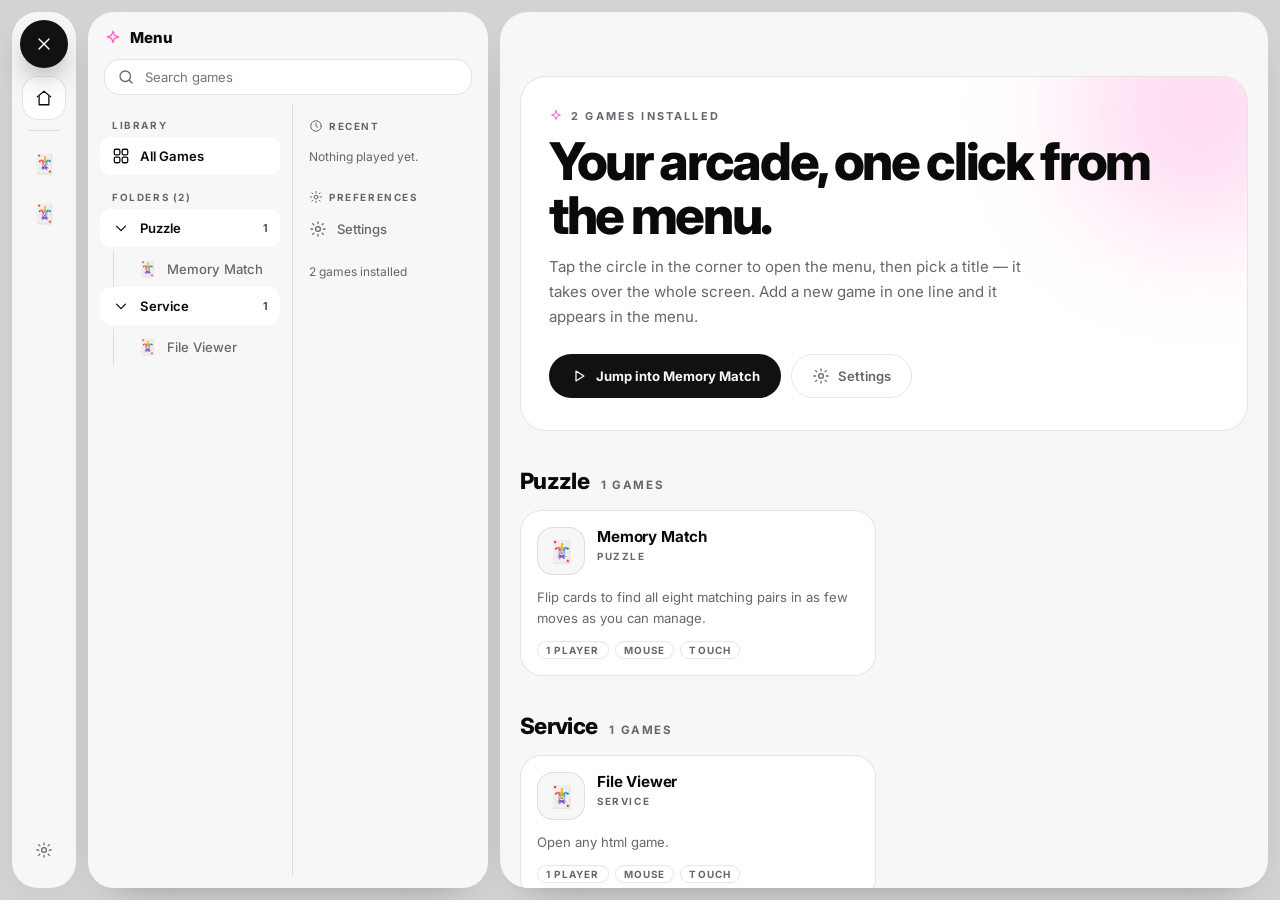
<file: index.html>
<!DOCTYPE html>
<html lang="en" data-theme="light">
<head>
<meta charset="utf-8" />
<meta name="viewport" content="width=device-width, initial-scale=1, viewport-fit=cover" />
<title>NEXUS · Game Hub</title>
<meta name="description" content="A static game hub with a Roblox-style circular menu button, collapsible sidebar, full-screen game player, dark mode and a one-line game registry." />
<meta name="theme-color" content="#d1d3d4" />
<link rel="preconnect" href="https://fonts.googleapis.com" />
<link rel="preconnect" href="https://fonts.gstatic.com" crossorigin />
<link href="https://fonts.googleapis.com/css2?family=Inter:wght@400;500;600;700;800;900&display=swap" rel="stylesheet" />
<link rel="stylesheet" href="style.css" />
<script>
  /* Apply the saved theme before paint so there is no flash. */
  (function () {
    try {
      var saved = JSON.parse(localStorage.getItem('nexus.settings') || '{}');
      var mode = saved.theme || 'system';
      var dark = mode === 'dark' || (mode === 'system' && window.matchMedia('(prefers-color-scheme: dark)').matches);
      document.documentElement.dataset.theme = dark ? 'dark' : 'light';
      var scales = { compact: 0.94, comfortable: 1, large: 1.08 };
      if (saved.scale) document.documentElement.style.setProperty('--ui-scale', String(scales[saved.scale] || 1));
      var accents = { pink: '#ff5fc0', cyan: '#00f0ff', violet: '#7c5cff', lime: '#34d399' };
      if (saved.accent && accents[saved.accent]) document.documentElement.style.setProperty('--brand', accents[saved.accent]);
    } catch (err) { /* first visit */ }
  })();
</script>
</head>
<body>
  <div class="shell" id="shell" data-side="left">
    <aside class="panel-wrap" id="panelWrap" hidden>
      <div class="rail" id="rail"></div>
      <div class="panel" id="panel"></div>
    </aside>
    <main class="stage" id="stage"></main>
  </div>

  <button type="button" class="menu-toggle" id="menuToggle" aria-label="Open menu" aria-expanded="false"></button>
  <button type="button" class="scrim" id="scrim" hidden aria-label="Close menu"></button>

  <script src="config.js"></script>
  <script src="games.js"></script>
  <script src="app.js"></script>
</body>
</html>
</file>
<file: style.css>
/* ------------------------------------------------------------------
   NEXUS Game Hub — standalone stylesheet
   Edit the tokens below to reskin the whole hub.
------------------------------------------------------------------ */

:root {
  --background: #d1d3d4;
  --card: #f7f7f7;
  --secondary: #ffffff;
  --glass: rgba(247, 247, 247, 0.86);
  --fg: #0a0a0b;
  --muted: #666670;
  --border: rgba(0, 0, 0, 0.10);
  --hover: rgba(0, 0, 0, 0.06);
  --primary: #111114;
  --primary-fg: #f8f8f9;
  --brand: #ff5fc0;
  --glow: #ff5fc0;
  --shadow: 0 18px 40px -28px rgba(0, 0, 0, 0.45);
  --ui-scale: 1;
  --rail-w: 64px;
  --panel-w: 400px;
  --radius-lg: 28px;
  --radius-md: 26px;
  --radius-sm: 16px;
}

html[data-theme='dark'] {
  --background: #0b0b0d;
  --card: #141418;
  --secondary: #1c1c22;
  --glass: rgba(20, 20, 24, 0.86);
  --fg: #f2f2f3;
  --muted: #8b8b94;
  --border: rgba(255, 255, 255, 0.11);
  --hover: rgba(255, 255, 255, 0.07);
  --primary: #ffffff;
  --primary-fg: #0b0b0d;
  --shadow: 0 18px 40px -22px rgba(0, 0, 0, 0.75);
  color-scheme: dark;
}

*, *::before, *::after { box-sizing: border-box; }

html {
  font-size: calc(16px * var(--ui-scale));
  -webkit-text-size-adjust: 100%;
  -webkit-tap-highlight-color: transparent;
}

body {
  margin: 0;
  height: 100vh;
  height: 100dvh;
  overflow: hidden;
  background: var(--background);
  color: var(--fg);
  font-family: 'Inter', -apple-system, BlinkMacSystemFont, 'Segoe UI', Roboto, sans-serif;
  -webkit-font-smoothing: antialiased;
}

html[data-motion='off'] *,
html[data-motion='off'] *::before,
html[data-motion='off'] *::after {
  animation-duration: 0.001ms !important;
  transition-duration: 0.001ms !important;
}

::-webkit-scrollbar { width: 10px; height: 10px; }
::-webkit-scrollbar-track { background: transparent; }
::-webkit-scrollbar-thumb {
  background: var(--muted);
  border-radius: 999px;
  border: 3px solid transparent;
  background-clip: content-box;
}

.ico { width: 18px; height: 18px; flex: 0 0 auto; }
.ico.brand { color: var(--brand); }
.ico.sm { width: 14px; height: 14px; }

/* --------------------------------------------------------- the circle */

.menu-toggle {
  position: fixed;
  left: 20px; top: 20px;
  width: 48px; height: 48px;
  z-index: 70;
  display: grid; place-items: center;
  padding: 0; border: 0; border-radius: 999px;
  background: var(--primary); color: var(--primary-fg);
  box-shadow: 0 14px 30px -12px rgba(0, 0, 0, 0.7);
  cursor: pointer; text-decoration: none;
  transition: transform 0.2s ease;
}
.menu-toggle:hover { transform: scale(1.06); }
.menu-toggle .ico { width: 20px; height: 20px; }

/* ---------------------------------------------------------------- shell */

.shell { display: flex; gap: 12px; height: 100%; padding: 12px; }
.shell[data-side='right'] { flex-direction: row-reverse; }

/* ------------------------------------------------------- rail + panel */

.panel-wrap { display: flex; flex: 0 0 auto; gap: 12px; z-index: 30; }
.panel-wrap[hidden] { display: none; }

.rail {
  width: var(--rail-w);
  flex: 0 0 var(--rail-w);
  display: flex;
  flex-direction: column;
  align-items: center;
  gap: 6px;
  padding: 64px 0 16px;
  overflow-y: auto;
  background: var(--card);
  border-radius: var(--radius-md);
  box-shadow: var(--shadow);
}

.rail-btn {
  position: relative;
  width: 44px; height: 44px; flex: 0 0 44px;
  display: grid; place-items: center;
  border: 1px solid transparent;
  border-radius: var(--radius-sm);
  background: none; color: var(--muted);
  font-size: 1.15rem; line-height: 1;
  cursor: pointer; text-decoration: none;
  transition: background 0.16s ease, color 0.16s ease, border-color 0.16s ease;
}
.rail-btn:hover { color: var(--fg); border-color: var(--border); }
.rail-btn.is-on { background: var(--secondary); border-color: var(--border); color: var(--fg); }
.rail-rule { width: 32px; height: 1px; flex: 0 0 1px; margin: 4px 0; background: var(--border); }
.rail-spacer { margin-top: auto; min-height: 2px; }

.panel {
  flex: 0 0 var(--panel-w);
  width: var(--panel-w);
  display: flex; flex-direction: column;
  background: var(--card);
  border-radius: var(--radius-md);
  box-shadow: var(--shadow);
  overflow: hidden;
}

.panel-head { display: flex; align-items: center; gap: 8px; padding: 16px 16px 0; }
.panel-head h2 { margin: 0; font-size: 0.94rem; font-weight: 800; letter-spacing: -0.01em; }

.panel-search { padding: 12px 16px 0; }
.panel-search label {
  display: flex; align-items: center; gap: 8px;
  padding: 8px 12px;
  background: var(--secondary);
  border: 1px solid var(--border);
  border-radius: var(--radius-sm);
  color: var(--muted);
}
.panel-search input {
  width: 100%; border: 0; background: none; outline: none;
  color: var(--fg); font: inherit; font-size: 0.82rem;
}

.panel-cols {
  flex: 1; min-height: 0;
  display: grid; grid-template-columns: 1fr 1fr; gap: 8px;
  padding: 8px 8px 12px;
}
.col { min-height: 0; overflow-y: auto; padding: 0 4px; }
.col + .col { border-left: 1px solid var(--border); }

.group-label {
  display: flex; align-items: center; gap: 6px;
  margin: 16px 0 6px; padding: 0 12px;
  font-size: 0.62rem; font-weight: 700;
  letter-spacing: 0.16em; text-transform: uppercase;
  color: var(--muted);
}

.row {
  display: flex; align-items: center; gap: 10px;
  width: 100%; padding: 10px 12px;
  border: 0; border-radius: 12px;
  background: none; color: var(--muted);
  font-family: inherit; font-size: 0.82rem; font-weight: 500;
  text-align: left; text-decoration: none; cursor: pointer;
  transition: background 0.16s ease, color 0.16s ease;
}
.row:hover { background: var(--hover); color: var(--fg); }
.row.is-on { background: var(--secondary); color: var(--fg); font-weight: 600; }
.row .lbl { flex: 1; min-width: 0; overflow: hidden; text-overflow: ellipsis; white-space: nowrap; }
.row .emoji { font-size: 0.95rem; line-height: 1; }
.row .count { font-size: 0.68rem; font-weight: 600; opacity: 0.8; }

.sub {
  display: flex; flex-direction: column; gap: 2px;
  margin: 4px 0 0 13px; padding-left: 12px;
  border-left: 1px solid var(--border);
}

.empty { margin: 6px 0; padding: 8px 12px; font-size: 0.75rem; line-height: 1.6; color: var(--muted); }

/* ---------------------------------------------------------------- stage */

.stage {
  position: relative;
  flex: 1; min-width: 0;
  overflow: hidden;
  background: var(--card);
  border-radius: var(--radius-lg);
  box-shadow: var(--shadow);
}
.scroll { height: 100%; overflow-y: auto; }
.wrap { max-width: 1200px; margin: 0 auto; padding: 64px 20px 64px; }

/* ----------------------------------------------------------- home / hero */

.hero {
  position: relative; overflow: hidden;
  padding: 32px 28px;
  background: var(--secondary);
  border: 1px solid var(--border);
  border-radius: var(--radius-md);
}
.hero-glow {
  position: absolute; top: -96px; right: -80px;
  width: 256px; height: 256px; border-radius: 999px;
  background: var(--brand); opacity: 0.22; filter: blur(60px);
  pointer-events: none;
}
.hero-inner { position: relative; }
.eyebrow {
  display: flex; align-items: center; gap: 8px; margin: 0;
  font-size: 0.68rem; font-weight: 700;
  letter-spacing: 0.2em; text-transform: uppercase; color: var(--muted);
}
.hero h1 {
  margin: 12px 0 0; max-width: 18ch;
  font-size: clamp(1.85rem, 5vw, 3.25rem);
  font-weight: 800; line-height: 1.04; letter-spacing: -0.045em;
}
.lede { margin: 12px 0 0; max-width: 54ch; font-size: 0.94rem; line-height: 1.65; color: var(--muted); }
.hero-actions { display: flex; flex-wrap: wrap; gap: 10px; margin-top: 24px; }

.btn-primary, .btn-ghost {
  display: inline-flex; align-items: center; gap: 8px;
  padding: 12px 20px;
  border: 1px solid transparent; border-radius: 999px;
  font-family: inherit; font-size: 0.82rem; font-weight: 700;
  text-decoration: none; cursor: pointer;
  transition: transform 0.16s ease, border-color 0.16s ease, color 0.16s ease;
}
.btn-primary { background: var(--primary); color: var(--primary-fg); }
.btn-primary:hover { transform: translateY(-1px); }
.btn-ghost { background: none; border-color: var(--border); color: var(--muted); font-weight: 600; }
.btn-ghost:hover { border-color: var(--fg); color: var(--fg); }

.block { margin-top: 36px; }
.block-head { display: flex; flex-wrap: wrap; align-items: baseline; gap: 12px; }
.block-head h2 { display: flex; align-items: center; gap: 8px; margin: 0; font-size: 1.4rem; font-weight: 800; letter-spacing: -0.03em; }
.block-count { font-size: 0.72rem; font-weight: 700; letter-spacing: 0.14em; text-transform: uppercase; color: var(--muted); }

.cards { display: grid; gap: 16px; margin-top: 16px; grid-template-columns: repeat(auto-fill, minmax(260px, 1fr)); }

.card {
  display: flex; flex-direction: column;
  padding: 16px;
  background: var(--secondary);
  border: 1px solid var(--border);
  border-radius: 22px;
  text-decoration: none; color: inherit;
  transition: transform 0.2s ease, border-color 0.2s ease, box-shadow 0.2s ease;
}
.card:hover {
  transform: translateY(-4px);
  border-color: var(--glow);
  box-shadow: 0 22px 40px -24px var(--glow);
}
.card-top { display: flex; align-items: flex-start; gap: 12px; }
.card-icon {
  width: 48px; height: 48px; flex: 0 0 48px;
  display: grid; place-items: center;
  background: var(--card);
  border: 1px solid var(--border);
  border-radius: var(--radius-sm);
  font-size: 1.35rem;
}
.card-title { flex: 1; min-width: 0; }
.card-title h3 {
  margin: 0; font-size: 0.95rem; font-weight: 700; letter-spacing: -0.01em;
  overflow: hidden; text-overflow: ellipsis; white-space: nowrap;
}
.card-title p {
  margin: 4px 0 0; font-size: 0.62rem; font-weight: 700;
  letter-spacing: 0.16em; text-transform: uppercase; color: var(--muted);
}
.card-play {
  width: 36px; height: 36px; flex: 0 0 36px;
  display: grid; place-items: center;
  border-radius: 999px; background: var(--primary); color: var(--primary-fg);
  opacity: 0; transition: opacity 0.18s ease;
}
.card:hover .card-play { opacity: 1; }
.card-desc { margin: 12px 0 0; font-size: 0.82rem; line-height: 1.6; color: var(--muted); }
.tags { display: flex; flex-wrap: wrap; gap: 6px; margin-top: 12px; }
.tag {
  padding: 2px 8px;
  border: 1px solid var(--border); border-radius: 999px;
  font-size: 0.62rem; font-weight: 700;
  letter-spacing: 0.12em; text-transform: uppercase; color: var(--muted);
}

/* ------------------------------------------------------- game: immersive */

.game { position: relative; height: 100%; }
.game iframe {
  position: absolute; inset: 0;
  width: 100%; height: 100%;
  border: 0; background: var(--card);
}

.game-bar {
  position: absolute; left: 68px; right: 12px; top: 12px;
  z-index: 20;
  display: flex; align-items: center; gap: 8px;
  min-width: 0;
}
.game-pill {
  display: flex; align-items: center; gap: 10px;
  min-width: 0;
  padding: 7px 14px;
  background: var(--glass);
  border: 1px solid var(--border);
  border-radius: 999px;
  backdrop-filter: blur(10px);
}
.game-pill .emoji { font-size: 1rem; line-height: 1; }
.game-pill .meta { min-width: 0; }
.game-pill h1 {
  margin: 0; font-size: 0.8rem; font-weight: 700; letter-spacing: -0.01em;
  white-space: nowrap; overflow: hidden; text-overflow: ellipsis; max-width: 32vw;
}
.game-pill p {
  margin: 1px 0 0; font-size: 0.55rem; font-weight: 700;
  letter-spacing: 0.16em; text-transform: uppercase; color: var(--muted);
}
.game-actions { margin-left: auto; display: flex; gap: 8px; flex: 0 0 auto; }

.round-btn {
  width: 40px; height: 40px; flex: 0 0 40px;
  display: grid; place-items: center;
  padding: 0; border: 1px solid var(--border); border-radius: 999px;
  background: var(--glass); color: var(--muted);
  cursor: pointer; text-decoration: none;
  backdrop-filter: blur(10px);
  transition: color 0.16s ease, border-color 0.16s ease;
}
.round-btn:hover { color: var(--fg); border-color: var(--fg); }

.empty-state {
  height: 100%; display: flex; flex-direction: column;
  align-items: center; justify-content: center; gap: 14px;
  padding: 32px; text-align: center;
}
.empty-state h1 { margin: 0; font-size: 1.6rem; font-weight: 800; letter-spacing: -0.03em; }
.empty-state p { margin: 0; max-width: 44ch; font-size: 0.88rem; line-height: 1.65; color: var(--muted); }

/* -------------------------------------------------------------- settings */

.page-head { display: flex; flex-wrap: wrap; align-items: center; gap: 16px; }
.page-head > div { flex: 1; min-width: 220px; }
.page-head h1 { margin: 0; font-size: clamp(1.6rem, 4vw, 2.35rem); font-weight: 800; letter-spacing: -0.04em; }
.page-head p { margin: 6px 0 0; font-size: 0.88rem; line-height: 1.6; color: var(--muted); }

.section-title {
  margin: 28px 0 12px;
  font-size: 0.68rem; font-weight: 700;
  letter-spacing: 0.18em; text-transform: uppercase; color: var(--muted);
}

.panel-group {
  padding: 12px 16px;
  background: var(--secondary);
  border: 1px solid var(--border);
  border-radius: var(--radius-sm);
}
.panel-group + .panel-group, .panel-group + .segmented, .segmented + .panel-group, .segmented + .segmented { margin-top: 12px; }
.panel-group .group-title { display: flex; align-items: center; gap: 8px; margin: 0; font-size: 0.82rem; font-weight: 700; }

.segmented { display: flex; gap: 4px; padding: 4px; background: var(--card); border: 1px solid var(--border); border-radius: var(--radius-sm); }
.seg-btn {
  flex: 1;
  display: inline-flex; align-items: center; justify-content: center; gap: 6px;
  padding: 9px 8px;
  border: 0; border-radius: 12px;
  background: none; color: var(--muted);
  font-family: inherit; font-size: 0.76rem; font-weight: 600;
  cursor: pointer; transition: background 0.16s ease, color 0.16s ease;
}
.seg-btn:hover { color: var(--fg); }
.seg-btn.is-on { background: var(--primary); color: var(--primary-fg); }

.swatches { display: flex; flex-wrap: wrap; gap: 8px; margin-top: 12px; }
.swatch {
  display: inline-flex; align-items: center; gap: 8px;
  padding: 6px 12px;
  border: 1px solid var(--border); border-radius: 999px;
  background: none; color: var(--muted);
  font-family: inherit; font-size: 0.76rem; font-weight: 600;
  cursor: pointer; transition: color 0.16s ease, border-color 0.16s ease;
}
.swatch i { width: 14px; height: 14px; border-radius: 999px; display: block; }
.swatch:hover { color: var(--fg); }
.swatch.is-on { border-color: var(--fg); color: var(--fg); }

.row-toggle {
  display: flex; align-items: center; gap: 16px;
  width: 100%; margin-top: 12px; padding: 12px 16px;
  border: 1px solid var(--border); border-radius: var(--radius-sm);
  background: var(--secondary); color: inherit;
  font-family: inherit; text-align: left; cursor: pointer;
}
.row-toggle-text { flex: 1; min-width: 0; }
.row-toggle-label { display: block; font-size: 0.82rem; font-weight: 700; }
.row-toggle-hint { display: block; margin-top: 3px; font-size: 0.75rem; line-height: 1.6; color: var(--muted); }

.switch {
  position: relative; width: 44px; height: 24px; flex: 0 0 44px;
  background: var(--card); border: 1px solid var(--border); border-radius: 999px;
  transition: background 0.18s ease;
}
.switch.is-on { background: var(--primary); border-color: var(--primary); }
.knob {
  position: absolute; top: 2px; left: 2px;
  width: 18px; height: 18px; border-radius: 999px;
  background: var(--fg); opacity: 0.5;
  transition: transform 0.18s ease, background 0.18s ease, opacity 0.18s ease;
}
.switch.is-on .knob { transform: translateX(20px); background: var(--primary-fg); opacity: 1; }

/* ------------------------------------------------- standalone player page */

.player { position: relative; height: 100vh; height: 100dvh; width: 100vw; background: var(--background); }
.player iframe {
  position: absolute; inset: 0;
  width: 100%; height: 100%;
  border: 0; background: var(--card);
}
.player .game-bar { top: 12px; }

/* --------------------------------------------------------------- mobile */

.scrim {
  position: fixed; inset: 0;
  padding: 0; border: 0;
  background: rgba(0, 0, 0, 0.45);
  backdrop-filter: blur(3px);
  z-index: 50; cursor: pointer;
}
.scrim[hidden] { display: none; }

@media (max-width: 1023px) {
  .panel-wrap {
    position: fixed; top: 12px; bottom: 12px; left: 12px;
    transform: translateX(-115%);
    transition: transform 0.28s cubic-bezier(0.4, 0, 0.2, 1);
    z-index: 60;
  }
  .panel-wrap.is-open { transform: none; }
  .panel { width: min(calc(100vw - 112px), 420px); flex: 0 0 auto; }
  .panel-cols { grid-template-columns: 1fr; }
  .col + .col { border-left: 0; }
  .wrap { padding: 60px 16px 48px; }
  .hero { padding: 24px 20px; }
}

@media (max-width: 640px) {
  .game-bar { left: 64px; right: 8px; top: 8px; gap: 6px; }
  .game-pill { padding: 6px 10px; gap: 8px; }
  .game-pill h1 { max-width: 30vw; }
  .game-pill p { display: none; }
  .round-btn { width: 36px; height: 36px; flex: 0 0 36px; }
  .hide-sm { display: none !important; }
}
</file>
